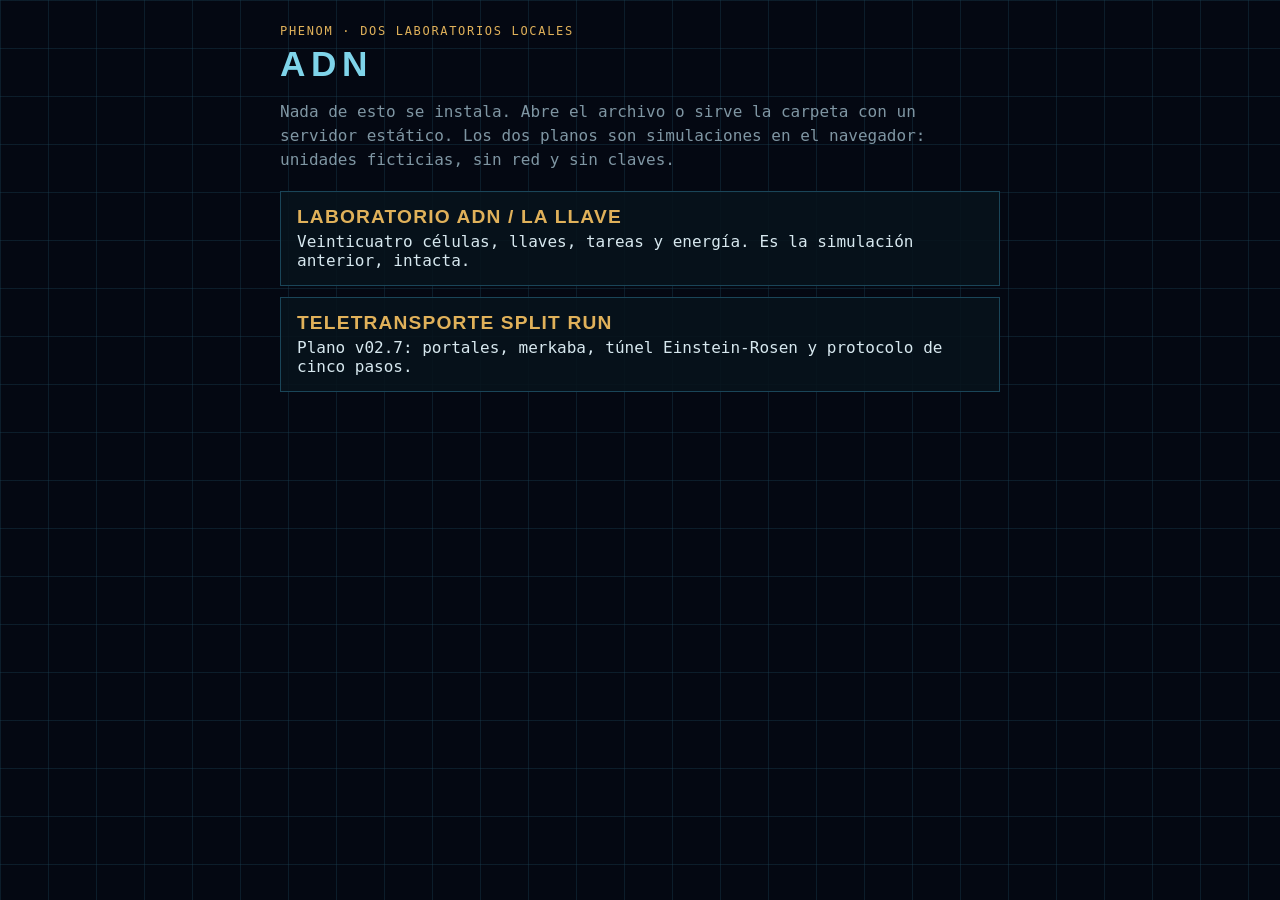
<file: index.html>
<!DOCTYPE html>
<html lang="es">
  <head>
    <meta charset="utf-8" />
    <meta name="viewport" content="width=device-width, initial-scale=1" />
    <title>Phenom ADN</title>
    <style>
      :root {
        color-scheme: dark;
        --bg: #040812;
        --ink: #d7e8ef;
        --muted: #7f96a3;
        --line: #1a4558;
        --cyan: #7fd4ea;
        --gold: #e0b15a;
      }
      body {
        margin: 0;
        min-height: 100dvh;
        background:
          linear-gradient(to right, rgb(26 69 88 / 35%) 1px, transparent 1px),
          linear-gradient(to bottom, rgb(26 69 88 / 35%) 1px, transparent 1px),
          var(--bg);
        background-size: 48px 48px, 48px 48px, auto;
        color: var(--ink);
        font-family: ui-monospace, "Segoe UI Mono", monospace;
      }
      main {
        width: min(720px, calc(100% - 1.5rem));
        margin: 0 auto;
        padding: 1.4rem 0 2rem;
      }
      p {
        color: var(--muted);
        line-height: 1.5;
      }
      h1 {
        margin: 0.2rem 0 0;
        color: var(--cyan);
        font-family: "Arial Narrow", "Segoe UI", sans-serif;
        font-size: 2.2rem;
        font-weight: 600;
        letter-spacing: 0.16em;
        text-transform: uppercase;
      }
      .kicker {
        margin: 0;
        color: var(--gold);
        letter-spacing: 0.14em;
        text-transform: uppercase;
        font-size: 0.75rem;
      }
      .labs {
        display: grid;
        gap: 0.7rem;
        margin-top: 1.2rem;
      }
      a.lab {
        display: block;
        padding: 0.9rem 1rem;
        border: 1px solid var(--line);
        background: rgb(7 19 28 / 88%);
        color: inherit;
        text-decoration: none;
      }
      a.lab strong {
        display: block;
        margin-bottom: 0.25rem;
        color: var(--gold);
        font-family: "Arial Narrow", "Segoe UI", sans-serif;
        font-size: 1.2rem;
        letter-spacing: 0.06em;
        text-transform: uppercase;
      }
      a.lab:focus-visible {
        outline: 1px solid var(--gold);
        outline-offset: 3px;
      }
    </style>
  </head>
  <body>
    <main>
      <p class="kicker">Phenom · dos laboratorios locales</p>
      <h1>ADN</h1>
      <p>
        Nada de esto se instala. Abre el archivo o sirve la carpeta con un servidor estático.
        Los dos planos son simulaciones en el navegador: unidades ficticias, sin red y sin claves.
      </p>
      <nav class="labs">
        <a class="lab" href="adn_datos_reales.html">
          <strong>Laboratorio ADN / La Llave</strong>
          Veinticuatro células, llaves, tareas y energía. Es la simulación anterior, intacta.
        </a>
        <a class="lab" href="teletransporte/index.html">
          <strong>Teletransporte Split Run</strong>
          Plano v02.7: portales, merkaba, túnel Einstein-Rosen y protocolo de cinco pasos.
        </a>
      </nav>
    </main>
  </body>
</html>
</file>
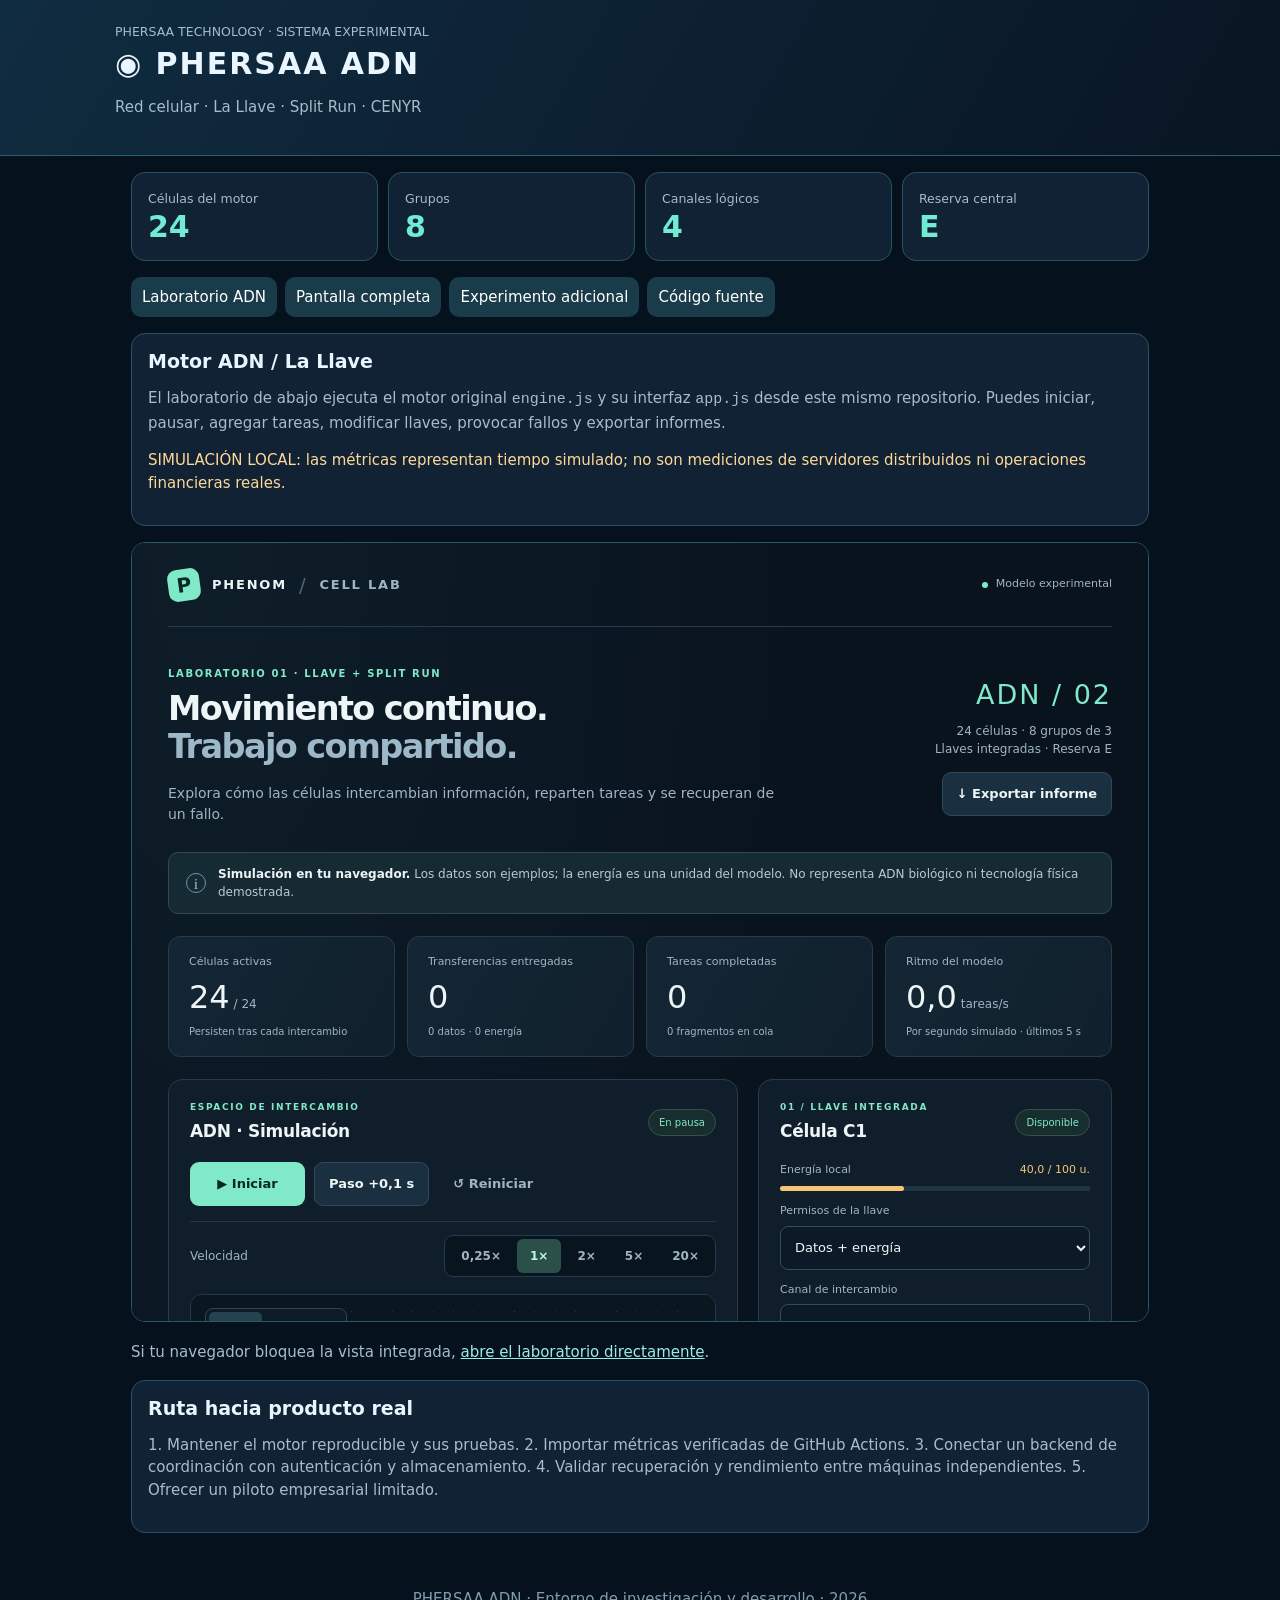
<file: phersaa-adn/index.html>
<!doctype html><html lang="es"><head><meta charset="utf-8"><meta name="viewport" content="width=device-width,initial-scale=1"><meta name="theme-color" content="#06111e"><title>PHERSAA ADN</title><style>*{box-sizing:border-box}body{margin:0;background:#06111e;color:#e9f6ff;font:15px system-ui}header{padding:22px 18px;background:linear-gradient(120deg,#102c40,#091523);border-bottom:1px solid #28606d}.wrap{max-width:1050px;margin:auto}h1{font-size:30px;letter-spacing:2px;margin:4px 0}small,p{color:#a5bdcc;line-height:1.5}main{padding:16px}.grid{display:grid;grid-template-columns:repeat(auto-fit,minmax(150px,1fr));gap:10px}.tile,.panel{background:#102234;border:1px solid #285366;border-radius:14px;padding:16px}.number{font-size:30px;color:#71ebd4;font-weight:800}nav{display:flex;flex-wrap:wrap;gap:8px;margin:16px 0}a{color:#9cece4}nav a{padding:11px;border-radius:10px;background:#193b4a;text-decoration:none;color:white}iframe{width:100%;height:780px;border:1px solid #2b5869;border-radius:14px;background:#040812}.panel{margin:16px 0}h2{margin:0 0 12px;font-size:19px}.note{color:#ffd899}footer{text-align:center;padding:25px;color:#819cad}@media(max-width:600px){iframe{height:850px}h1{font-size:26px}}</style></head><body><header><div class="wrap"><small>PHERSAA TECHNOLOGY · SISTEMA EXPERIMENTAL</small><h1>◉ PHERSAA ADN</h1><p>Red celular · La Llave · Split Run · CENYR</p></div></header><main class="wrap"><div class="grid"><div class="tile"><small>Células del motor</small><div class="number">24</div></div><div class="tile"><small>Grupos</small><div class="number">8</div></div><div class="tile"><small>Canales lógicos</small><div class="number">4</div></div><div class="tile"><small>Reserva central</small><div class="number">E</div></div></div><nav><a href="#lab">Laboratorio ADN</a><a href="../adn_datos_reales.html">Pantalla completa</a><a href="../teletransporte/index.html">Experimento adicional</a><a href="https://github.com/PherSAA/phenom-adn-simulacion">Código fuente</a></nav><section class="panel"><h2>Motor ADN / La Llave</h2><p>El laboratorio de abajo ejecuta el motor original <code>engine.js</code> y su interfaz <code>app.js</code> desde este mismo repositorio. Puedes iniciar, pausar, agregar tareas, modificar llaves, provocar fallos y exportar informes.</p><p class="note">SIMULACIÓN LOCAL: las métricas representan tiempo simulado; no son mediciones de servidores distribuidos ni operaciones financieras reales.</p></section><section id="lab"><iframe src="../adn_datos_reales.html" title="Laboratorio interactivo PHERSAA ADN" loading="eager"></iframe><p>Si tu navegador bloquea la vista integrada, <a href="../adn_datos_reales.html">abre el laboratorio directamente</a>.</p></section><section class="panel"><h2>Ruta hacia producto real</h2><p>1. Mantener el motor reproducible y sus pruebas. 2. Importar métricas verificadas de GitHub Actions. 3. Conectar un backend de coordinación con autenticación y almacenamiento. 4. Validar recuperación y rendimiento entre máquinas independientes. 5. Ofrecer un piloto empresarial limitado.</p></section></main><footer>PHERSAA ADN · Entorno de investigación y desarrollo · 2026</footer></body></html>
</file>
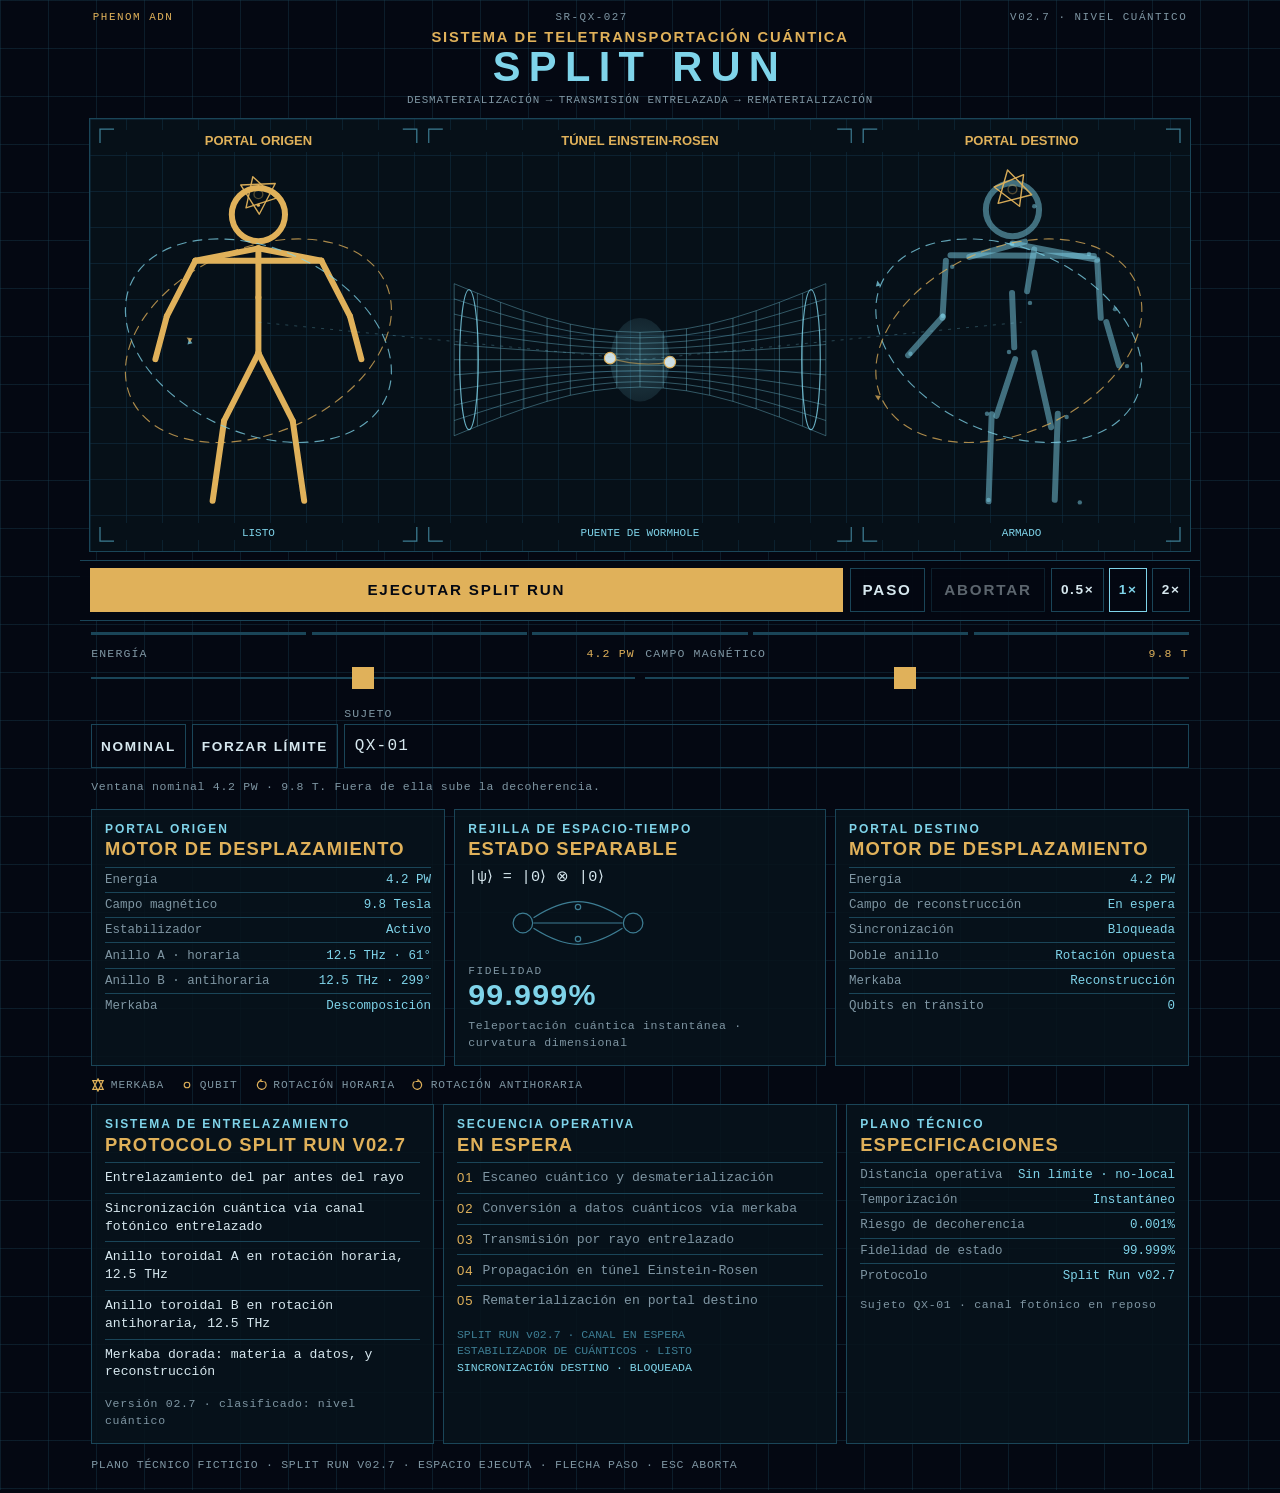
<file: teletransporte/index.html>
<!DOCTYPE html>
<html lang="es">
  <head>
    <meta charset="utf-8" />
    <meta name="viewport" content="width=device-width, initial-scale=1" />
    <title>Split Run · Teletransportación cuántica</title>
    <meta
      name="description"
      content="Plano técnico ficticio Split Run v02.7: portales, túnel Einstein-Rosen y protocolo de entrelazamiento. Se abre en el navegador, sin instalar nada."
    />
    <link rel="stylesheet" href="styles.css" />
  </head>
  <body>
    <main class="app" data-phase="idle">
      <header class="topbar">
        <div class="meta-row">
          <a href="../index.html">Phenom ADN</a>
          <span>SR-QX-027</span>
          <span>v02.7 · Nivel cuántico</span>
        </div>
        <p class="system-name">Sistema de teletransportación cuántica</p>
        <h1>Split Run</h1>
        <p class="flow" id="flow">
          <span class="flow-part"><span data-macro="0">Desmaterialización</span></span>
          <span class="flow-part"><span aria-hidden="true">→</span><span data-macro="1">Transmisión entrelazada</span></span>
          <span class="flow-part"><span aria-hidden="true">→</span><span data-macro="2">Rematerialización</span></span>
        </p>
      </header>

      <div class="schematic">
        <canvas id="plano" aria-hidden="true"></canvas>
      </div>
      <p class="sr-only" id="live" aria-live="polite">Canal en espera.</p>

      <div class="actions">
        <button id="run" type="button" class="btn primary">Ejecutar Split Run</button>
        <button id="step" type="button" class="btn">Paso</button>
        <button id="abort" type="button" class="btn" disabled>Abortar</button>
        <div class="rates" role="group" aria-label="Velocidad de la corrida">
          <button type="button" class="btn tiny" data-rate="0.5">0.5×</button>
          <button type="button" class="btn tiny" data-rate="1" aria-pressed="true">1×</button>
          <button type="button" class="btn tiny" data-rate="2">2×</button>
        </div>
      </div>

      <div class="below">
        <div class="segments" id="segments" aria-hidden="true">
          <span><i></i></span>
          <span><i></i></span>
          <span><i></i></span>
          <span><i></i></span>
          <span><i></i></span>
        </div>

        <section class="tune">
          <label class="slider">
            <span>Energía <output id="energy-out">4.2 PW</output></span>
            <input id="energy" type="range" min="0.4" max="8" step="0.1" value="4.2" aria-label="Energía del motor en petavatios" />
          </label>
          <label class="slider">
            <span>Campo magnético <output id="field-out">9.8 T</output></span>
            <input id="field" type="range" min="0.5" max="20" step="0.1" value="9.8" aria-label="Campo magnético del portal origen en teslas" />
          </label>
          <div class="presets">
            <button id="nominal" type="button" class="btn tiny">Nominal</button>
            <button id="limit" type="button" class="btn tiny">Forzar límite</button>
            <label class="subject">
              <span>Sujeto</span>
              <input id="subject" value="QX-01" maxlength="10" aria-label="Identificador del sujeto" autocomplete="off" />
            </label>
          </div>
          <p class="hint" id="hint">Ventana nominal 4.2 PW · 9.8 T. Fuera de ella sube la decoherencia.</p>
        </section>

        <section class="motors">
          <article class="plate motor">
            <p class="kicker">Portal origen</p>
            <h2>Motor de desplazamiento</h2>
            <dl>
              <div class="stat"><dt>Energía</dt><dd id="m-energy">4.2 PW</dd></div>
              <div class="stat"><dt>Campo magnético</dt><dd id="m-field">9.8 Tesla</dd></div>
              <div class="stat"><dt>Estabilizador</dt><dd id="m-stab">Nominal</dd></div>
              <div class="stat"><dt>Anillo A · horaria</dt><dd id="m-a">12.5 THz · 0°</dd></div>
              <div class="stat"><dt>Anillo B · antihoraria</dt><dd id="m-b">12.5 THz · 0°</dd></div>
              <div class="stat"><dt>Merkaba</dt><dd>Descomposición</dd></div>
            </dl>
          </article>

          <article class="plate motor state">
            <p class="kicker">Rejilla de espacio-tiempo</p>
            <h2 id="state-title">Estado separable</h2>
            <p class="formula" id="formula">|ψ⟩ = |0⟩ ⊗ |0⟩</p>
            <svg id="bell" class="bell" viewBox="0 0 180 72" role="img" aria-label="Diagrama de entrelazamiento cuántico">
              <circle cx="28" cy="36" r="11" />
              <circle cx="152" cy="36" r="11" />
              <path d="M40 36 H140" />
              <path d="M40 30 C78 6 102 6 140 30" />
              <path d="M40 42 C78 66 102 66 140 42" />
              <circle cx="90" cy="18" r="3" />
              <circle cx="90" cy="54" r="3" />
            </svg>
            <p class="fid" id="fidelity"><span>Fidelidad</span><strong>99.999%</strong></p>
            <p class="quiet">Teleportación cuántica instantánea · curvatura dimensional</p>
          </article>

          <article class="plate motor">
            <p class="kicker">Portal destino</p>
            <h2>Motor de desplazamiento</h2>
            <dl>
              <div class="stat"><dt>Energía</dt><dd id="d-energy">4.2 PW</dd></div>
              <div class="stat"><dt>Campo de reconstrucción</dt><dd id="d-recon">En espera</dd></div>
              <div class="stat"><dt>Sincronización</dt><dd id="d-sync">Bloqueada</dd></div>
              <div class="stat"><dt>Doble anillo</dt><dd>Rotación opuesta</dd></div>
              <div class="stat"><dt>Merkaba</dt><dd>Reconstrucción</dd></div>
              <div class="stat"><dt>Qubits en tránsito</dt><dd id="d-qubits">0</dd></div>
            </dl>
          </article>
        </section>

        <ul class="legend">
          <li>
            <svg viewBox="0 0 16 16" aria-hidden="true"><path d="M8 1 L14 13 H2 Z M8 15 L2 3 H14 Z" /></svg>
            Merkaba
          </li>
          <li>
            <svg viewBox="0 0 16 16" aria-hidden="true"><circle cx="8" cy="8" r="3.2" /></svg>
            Qubit
          </li>
          <li>
            <svg viewBox="0 0 16 16" aria-hidden="true"><path d="M12 4 A5 5 0 1 1 8 3" /><path d="M8 1 L8 4 L11 4" /></svg>
            Rotación horaria
          </li>
          <li>
            <svg viewBox="0 0 16 16" aria-hidden="true"><path d="M4 4 A5 5 0 1 0 8 3" /><path d="M8 1 L8 4 L5 4" /></svg>
            Rotación antihoraria
          </li>
        </ul>

        <section class="plates">
          <article class="plate plate-ent">
            <p class="kicker">Sistema de entrelazamiento</p>
            <h2>Protocolo Split Run v02.7</h2>
            <ul class="bullets">
              <li>Entrelazamiento del par antes del rayo</li>
              <li>Sincronización cuántica vía canal fotónico entrelazado</li>
              <li>Anillo toroidal A en rotación horaria, 12.5 THz</li>
              <li>Anillo toroidal B en rotación antihoraria, 12.5 THz</li>
              <li>Merkaba dorada: materia a datos, y reconstrucción</li>
            </ul>
            <p class="quiet">Versión 02.7 · clasificado: nivel cuántico</p>
          </article>

          <article class="plate plate-seq">
            <p class="kicker">Secuencia operativa</p>
            <h2 id="phase">En espera</h2>
            <ol class="steps" id="steps">
              <li><span>01</span><span>Escaneo cuántico y desmaterialización</span></li>
              <li><span>02</span><span>Conversión a datos cuánticos vía merkaba</span></li>
              <li><span>03</span><span>Transmisión por rayo entrelazado</span></li>
              <li><span>04</span><span>Propagación en túnel Einstein-Rosen</span></li>
              <li><span>05</span><span>Rematerialización en portal destino</span></li>
            </ol>
            <ul class="log" id="log">
              <li>SPLIT RUN v02.7 · CANAL EN ESPERA</li>
              <li>ESTABILIZADOR DE CUÁNTICOS · LISTO</li>
              <li>SINCRONIZACIÓN DESTINO · BLOQUEADA</li>
            </ul>
          </article>

          <article class="plate plate-spec">
            <p class="kicker">Plano técnico</p>
            <h2>Especificaciones</h2>
            <dl>
              <div class="stat"><dt>Distancia operativa</dt><dd>Sin límite · no-local</dd></div>
              <div class="stat"><dt>Temporización</dt><dd>Instantáneo</dd></div>
              <div class="stat"><dt>Riesgo de decoherencia</dt><dd id="spec-risk">0.001%</dd></div>
              <div class="stat"><dt>Fidelidad de estado</dt><dd id="spec-fid">99.999%</dd></div>
              <div class="stat"><dt>Protocolo</dt><dd>Split Run v02.7</dd></div>
            </dl>
            <p class="banner ok" id="banner-ok" hidden></p>
            <p class="banner" id="banner-bad" hidden></p>
            <p class="quiet" id="spec-subject">Sujeto QX-01 · canal fotónico en reposo</p>
          </article>
        </section>

        <p class="docline">Plano técnico ficticio · Split Run v02.7 · espacio ejecuta · flecha paso · esc aborta</p>
      </div>
    </main>
    <script src="draw.js"></script>
    <script src="app.js"></script>
  </body>
</html>
</file>
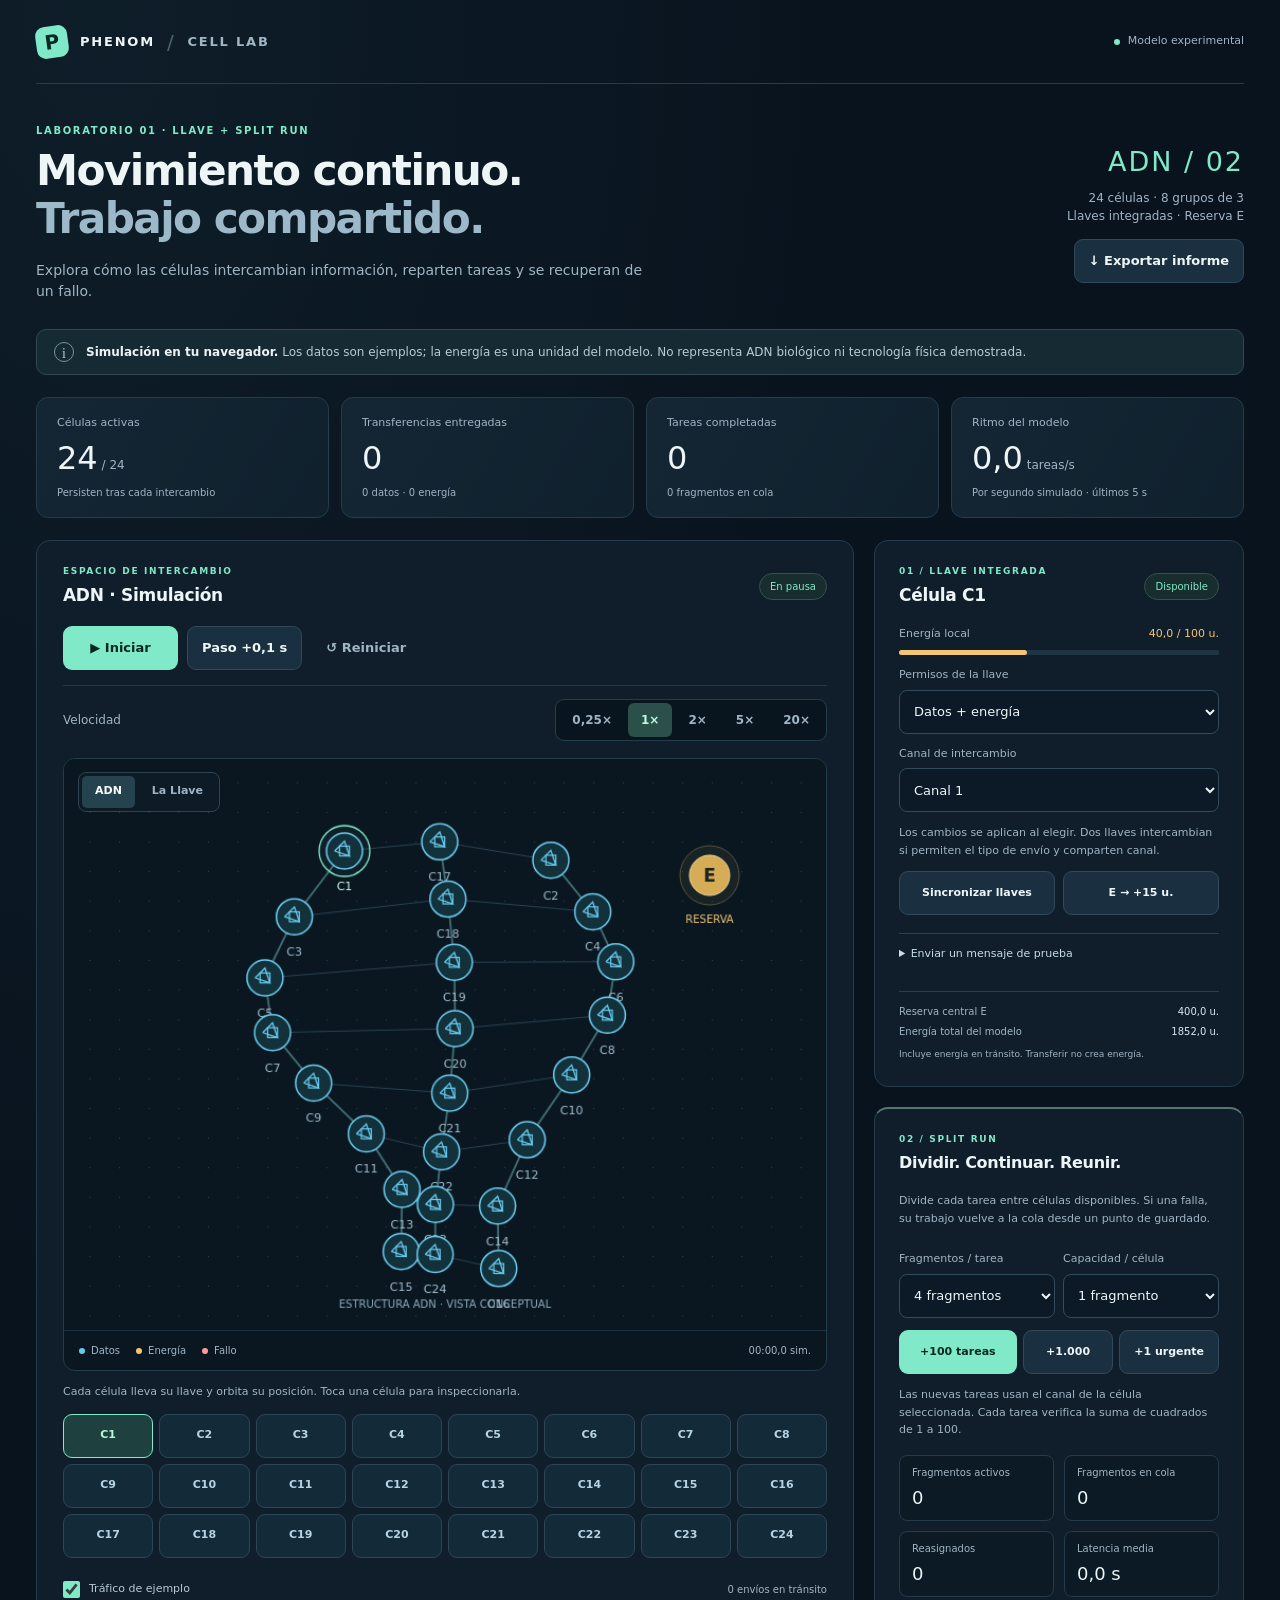
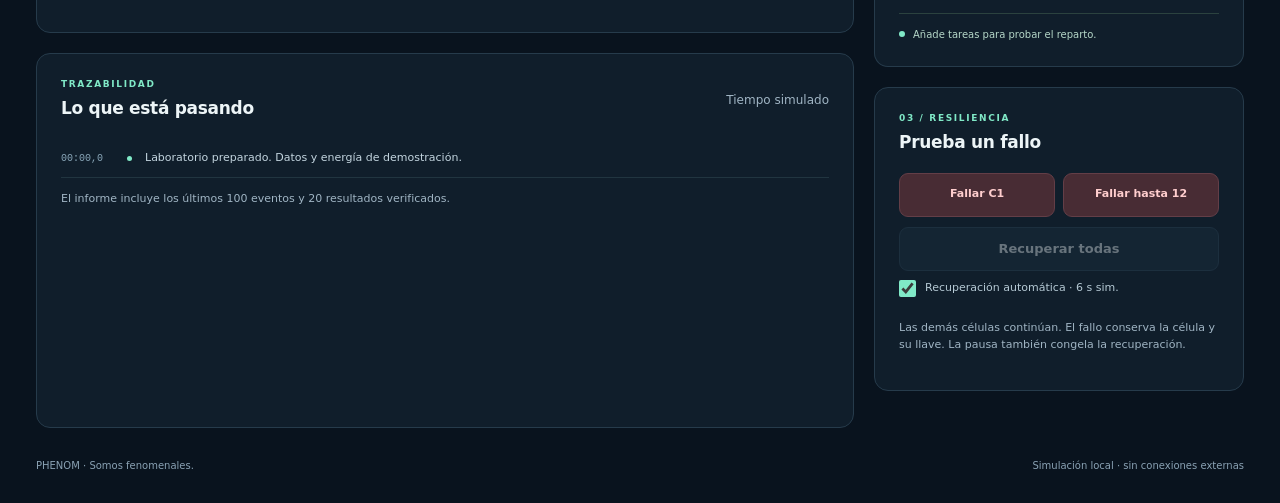
<file: adn_datos_reales.html>
<!DOCTYPE html>
<html lang="es">
<head>
  <meta charset="utf-8">
  <meta name="viewport" content="width=device-width,initial-scale=1">
  <meta name="theme-color" content="#09131e">
  <meta name="description" content="Laboratorio interactivo Phenom: simulación ADN, llaves integradas y tareas Split Run.">
  <title>Phenom · ADN / Split Run</title>
  <link rel="icon" href="data:image/svg+xml,%3Csvg xmlns='http://www.w3.org/2000/svg' viewBox='0 0 60 60'%3E%3Crect width='60' height='60' rx='16' fill='%2309131e'/%3E%3Cpath d='M10 30 30 10 42 42Z' fill='none' stroke='%2373e0c1' stroke-width='4'/%3E%3C/svg%3E">
  <link rel="stylesheet" href="styles.css">
  <script defer src="engine.js"></script>
  <script defer src="app.js"></script>
</head>
<body>
  <a href="#laboratorio" class="skip-link">Ir al laboratorio</a>
  <main>
    <header class="topbar">
      <a class="brand" href="./"><span class="brand-mark" aria-hidden="true">P</span> PHENOM <span class="brand-divider">/</span> <span class="muted">CELL LAB</span></a>
      <span class="experiment"><span class="dot"></span> Modelo experimental</span>
    </header>
    <section class="hero">
      <div><p class="eyebrow">LABORATORIO 01 · LLAVE + SPLIT RUN</p><h1>Movimiento continuo.<br><span>Trabajo compartido.</span></h1><p class="intro">Explora cómo las células intercambian información, reparten tareas y se recuperan de un fallo.</p></div>
      <div class="hero-aside"><div class="version">ADN / 02</div><p>24 células · 8 grupos de 3<br>Llaves integradas · Reserva E</p><button id="export" class="secondary">↓ Exportar informe</button></div>
    </section>
    <div class="notice"><span class="notice-icon" aria-hidden="true">i</span><p><strong>Simulación en tu navegador.</strong> Los datos son ejemplos; la energía es una unidad del modelo. No representa ADN biológico ni tecnología física demostrada.</p></div>
    <section class="metrics" aria-label="Métricas de la simulación">
      <div class="metric"><span>Células activas</span><strong><b id="active">24</b><small> / <span id="cell-total">24</span></small></strong><span class="metric-foot">Persisten tras cada intercambio</span></div>
      <div class="metric"><span>Transferencias entregadas</span><strong id="transfers">0</strong><span class="metric-foot" id="transfer-detail">0 datos · 0 energía</span></div>
      <div class="metric"><span>Tareas completadas</span><strong id="completed">0</strong><span class="metric-foot" id="task-detail">0 fragmentos en cola</span></div>
      <div class="metric"><span>Ritmo del modelo</span><strong><b id="rate">0,0</b><small> tareas/s</small></strong><span class="metric-foot">Por segundo simulado · últimos 5 s</span></div>
    </section>
    <section id="laboratorio" class="workspace">
      <div class="lab-column">
        <div class="panel simulation-panel">
          <div class="panel-title"><div><p class="eyebrow">ESPACIO DE INTERCAMBIO</p><h2>ADN · Simulación</h2></div><span id="status" class="status">En pausa</span></div>
          <div class="transport"><button id="play" class="primary">▶ Iniciar</button><button id="step" class="secondary">Paso +0,1 s</button><button id="reset" class="quiet">↺ Reiniciar</button></div>
          <div class="speed-row"><span>Velocidad</span><div class="segmented" role="group" aria-label="Velocidad de simulación"><button data-speed="0.25" aria-pressed="false">0,25×</button><button data-speed="1" aria-pressed="true">1×</button><button data-speed="2" aria-pressed="false">2×</button><button data-speed="5" aria-pressed="false">5×</button><button data-speed="20" aria-pressed="false">20×</button></div></div>
          <div class="canvas-wrap">
            <div class="view-tabs" role="group" aria-label="Vista de la simulación"><button data-view="adn" aria-pressed="true">ADN</button><button data-view="key" aria-pressed="false">La Llave</button></div>
            <canvas id="view" width="720" height="540" aria-label="Células con llave integrada, órbitas y transferencias. También puedes seleccionarlas con los botones bajo el gráfico.">Tu navegador necesita soporte para canvas. Los controles y las métricas permanecen disponibles.</canvas>
            <div class="canvas-footer"><span><span class="dot cyan"></span> Datos</span><span><span class="dot gold"></span> Energía</span><span><span class="dot red"></span> Fallo</span><span id="clock">00:00,0 sim.</span></div>
          </div>
          <p id="view-caption" class="caption">Cada célula lleva su llave y orbita su posición. Toca una célula para inspeccionarla.</p>
          <div class="cell-selector" id="cell-selector" role="group" aria-label="Seleccionar célula"></div>
          <div class="lab-options"><label class="check"><input id="traffic" type="checkbox" checked> Tráfico de ejemplo</label><span id="packet-count" class="muted">0 envíos en tránsito</span></div>
        </div>
        <div class="panel events-panel">
          <div class="panel-title"><div><p class="eyebrow">TRAZABILIDAD</p><h2>Lo que está pasando</h2></div><span class="muted small">Tiempo simulado</span></div>
          <ol id="events" class="events" aria-label="Últimos eventos"></ol>
          <p class="caption">El informe incluye los últimos 100 eventos y 20 resultados verificados.</p>
        </div>
      </div>
      <aside class="control-column">
        <section class="panel key-panel" aria-labelledby="key-title">
          <div class="panel-title"><div><p class="eyebrow">01 / LLAVE INTEGRADA</p><h2 id="key-title">Célula <span id="selected-name">C1</span></h2></div><span id="cell-state" class="tag">Disponible</span></div>
          <div class="energy-reading"><span>Energía local <b id="cell-energy">40,0 / 100 u.</b></span><progress id="energy-bar" max="100" value="40" aria-label="Energía de la célula"></progress></div>
          <label class="field">Permisos de la llave<select id="key-mode"><option value="both">Datos + energía</option><option value="data">Solo datos</option><option value="energy">Solo energía</option><option value="closed">Llave cerrada</option></select></label>
          <label class="field">Canal de intercambio<select id="key-channel"><option value="1">Canal 1</option><option value="2">Canal 2</option><option value="3">Canal 3</option><option value="4">Canal 4</option></select></label>
          <p class="hint">Los cambios se aplican al elegir. Dos llaves intercambian si permiten el tipo de envío y comparten canal.</p>
          <div class="two-buttons"><button id="sync" class="secondary">Sincronizar llaves</button><button id="support" class="secondary">E → +15 u.</button></div>
          <details class="details"><summary>Enviar un mensaje de prueba</summary><label class="field">Mensaje<input id="payload" type="text" maxlength="160" value="Phenom · conexión de prueba" autocomplete="off"></label><label class="field">Destino<select id="destination"></select></label><button id="send" class="secondary full">Enviar desde la célula seleccionada</button></details>
          <div class="energy-total"><span>Reserva central E <b id="reserve">400,0 u.</b></span><span>Energía total del modelo <b id="total-energy">—</b></span><small>Incluye energía en tránsito. Transferir no crea energía.</small></div>
        </section>
        <section class="panel split-panel" aria-labelledby="split-title">
          <div class="panel-title"><div><p class="eyebrow">02 / SPLIT RUN</p><h2 id="split-title">Dividir. Continuar. Reunir.</h2></div></div>
          <p class="hint">Divide cada tarea entre células disponibles. Si una falla, su trabajo vuelve a la cola desde un punto de guardado.</p>
          <div class="two-fields"><label class="field">Fragmentos / tarea<select id="parts"><option value="1">1 · sin división</option><option value="2">2 fragmentos</option><option value="4" selected>4 fragmentos</option></select></label><label class="field">Capacidad / célula<select id="capacity"><option value="1">1 fragmento</option><option value="2">2 simultáneos</option><option value="4">4 simultáneos</option></select></label></div>
          <div class="task-buttons"><button id="add-small" class="primary">+100 tareas</button><button id="add-large" class="secondary">+1.000</button><button id="add-urgent" class="secondary">+1 urgente</button></div>
          <p class="hint">Las nuevas tareas usan el canal de la célula seleccionada. Cada tarea verifica la suma de cuadrados de 1 a 100.</p>
          <dl class="split-stats"><div><dt>Fragmentos activos</dt><dd id="running">0</dd></div><div><dt>Fragmentos en cola</dt><dd id="queued">0</dd></div><div><dt>Reasignados</dt><dd id="reassigned">0</dd></div><div><dt>Latencia media</dt><dd id="latency">0,0 s</dd></div></dl>
          <p id="queue-note" class="queue-note" hidden></p>
          <div class="result-line"><span class="dot"></span><span id="result">Añade tareas para probar el reparto.</span></div>
        </section>
        <section class="panel" aria-labelledby="fault-title">
          <div class="panel-title"><div><p class="eyebrow">03 / RESILIENCIA</p><h2 id="fault-title">Prueba un fallo</h2></div></div>
          <div class="two-buttons"><button id="fail-selected" class="danger">Fallar C1</button><button id="fail-half" class="danger">Fallar hasta 12</button></div>
          <button id="recover" class="secondary full">Recuperar todas</button>
          <label class="check"><input id="auto-recovery" type="checkbox" checked> Recuperación automática · 6 s sim.</label>
          <p class="hint">Las demás células continúan. El fallo conserva la célula y su llave. La pausa también congela la recuperación.</p>
        </section>
      </aside>
    </section>
    <footer><span>PHENOM · Somos fenomenales.</span><span>Simulación local · sin conexiones externas</span></footer>
  </main>
  <div id="announcement" class="toast" role="status" aria-live="polite"></div>
  <dialog id="reset-dialog"><h2>¿Reiniciar el laboratorio?</h2><p>Se borrarán las tareas, métricas y cambios de llaves de esta sesión. Puedes exportar el informe antes.</p><form method="dialog"><button value="cancel" class="secondary">Cancelar</button><button value="reset" class="primary">Reiniciar</button></form></dialog>
  <noscript><p class="notice">Activa JavaScript para utilizar la simulación.</p></noscript>
</body>
</html>
</file>
<file: teletransporte/styles.css>
:root {
  --color-bg: #040812;
  --color-bg-raise: #07131c;
  --color-line: #1a4558;
  --color-cyan: #7fd4ea;
  --color-cyan-dim: #3d7d93;
  --color-gold: #e0b15a;
  --color-ink: #d7e8ef;
  --color-muted: #7f96a3;
  --font-display: "Arial Narrow", "Roboto Condensed", "Segoe UI", sans-serif;
  --font-mono: ui-monospace, "Cascadia Mono", "Segoe UI Mono", monospace;
}

html,
body {
  height: 100%;
}

body {
  margin: 0;
  background-color: var(--color-bg);
  background-image:
    linear-gradient(to right, rgb(26 69 88 / 35%) 1px, transparent 1px),
    linear-gradient(to bottom, rgb(26 69 88 / 35%) 1px, transparent 1px);
  background-size: 48px 48px;
  color: var(--color-ink);
  font-family: var(--font-mono);
  overflow-x: clip;
}

button:not(:disabled) {
  cursor: pointer;
}

:focus-visible {
  outline: 1px solid var(--color-gold);
  outline-offset: 2px;
}

.app {
  width: min(1120px, 100%);
  margin: 0 auto;
  min-height: 100dvh;
  color: var(--color-ink);
}

.topbar {
  padding: 0.7rem 0.8rem 0.35rem;
  text-align: center;
}

.meta-row {
  display: flex;
  justify-content: space-between;
  gap: 0.75rem;
  color: var(--color-muted);
  font-size: 0.68rem;
  letter-spacing: 0.14em;
  text-transform: uppercase;
}

.meta-row a {
  color: var(--color-gold);
  text-decoration: none;
}

.system-name {
  margin: 0.35rem 0 0;
  color: var(--color-gold);
  font-family: var(--font-display);
  font-weight: 600;
  font-size: 0.92rem;
  letter-spacing: 0.12em;
  line-height: 1.2;
  text-transform: uppercase;
}

.topbar h1 {
  margin: 0;
  color: var(--color-cyan);
  font-family: var(--font-display);
  font-weight: 600;
  font-size: 2.15rem;
  letter-spacing: 0.2em;
  line-height: 1;
  text-transform: uppercase;
}

.flow {
  display: flex;
  flex-wrap: wrap;
  justify-content: center;
  gap: 0.2rem 0.35rem;
  margin: 0.35rem 0 0;
  color: var(--color-muted);
  font-size: 0.68rem;
  letter-spacing: 0.08em;
  text-transform: uppercase;
}

.flow-part {
  display: inline-flex;
  align-items: center;
  gap: 0.35rem;
}

.flow .on {
  color: var(--color-cyan);
}

.schematic {
  margin: 0.45rem 0.55rem 0;
  border: 1px solid var(--color-line);
  background: #061018;
  box-shadow: inset 0 0 0 1px rgb(224 177 90 / 28%);
}

.schematic canvas {
  display: block;
  width: 100%;
  height: calc(100dvh - 248px);
  min-height: 340px;
  max-height: 560px;
}

.actions {
  position: sticky;
  bottom: 0;
  z-index: 3;
  display: flex;
  flex-wrap: wrap;
  gap: 0.4rem;
  align-items: center;
  margin-top: 0.45rem;
  padding: 0.45rem 0.6rem calc(0.5rem + env(safe-area-inset-bottom));
  border-top: 1px solid var(--color-line);
  border-bottom: 1px solid var(--color-line);
  background: rgb(4 8 18 / 94%);
}

.btn {
  min-height: 44px;
  padding: 0.4rem 0.75rem;
  border: 1px solid var(--color-line);
  background: transparent;
  color: var(--color-ink);
  font-family: var(--font-display);
  font-weight: 600;
  font-size: 0.95rem;
  letter-spacing: 0.12em;
  text-transform: uppercase;
}

.btn.primary {
  flex: 1 1 180px;
  border-color: var(--color-gold);
  background: var(--color-gold);
  color: var(--color-bg);
}

.btn.tiny {
  min-height: 44px;
  padding: 0.35rem 0.55rem;
  font-size: 0.85rem;
}

.btn:disabled {
  opacity: 0.42;
  cursor: default;
}

.btn[aria-pressed="true"] {
  border-color: var(--color-cyan);
  color: var(--color-cyan);
}

.rates {
  display: flex;
  gap: 0.3rem;
}

.below {
  padding: 0.7rem 0.7rem 1rem;
}

.segments {
  display: grid;
  grid-template-columns: repeat(5, 1fr);
  gap: 0.35rem;
  margin-bottom: 0.75rem;
}

.segments span {
  display: block;
  height: 3px;
  background: var(--color-line);
}

.segments i {
  display: block;
  height: 100%;
  width: 0;
  background: var(--color-cyan);
}

.tune {
  display: grid;
  gap: 0.65rem;
  margin-bottom: 0.85rem;
}

.slider span,
.subject span {
  display: flex;
  justify-content: space-between;
  gap: 0.5rem;
  margin-bottom: 0.25rem;
  color: var(--color-muted);
  font-size: 0.72rem;
  letter-spacing: 0.1em;
  text-transform: uppercase;
}

.slider output {
  color: var(--color-gold);
}

.slider input[type="range"] {
  width: 100%;
  height: 28px;
  margin: 0;
  appearance: none;
  background: transparent;
}

.slider input[type="range"]::-webkit-slider-runnable-track {
  height: 2px;
  background: var(--color-line);
}

.slider input[type="range"]::-webkit-slider-thumb {
  width: 22px;
  height: 22px;
  margin-top: -10px;
  appearance: none;
  border: 0;
  background: var(--color-gold);
}

.slider input[type="range"]::-moz-range-track {
  height: 2px;
  background: var(--color-line);
}

.slider input[type="range"]::-moz-range-thumb {
  width: 22px;
  height: 22px;
  border: 0;
  background: var(--color-gold);
}

.presets {
  display: flex;
  flex-wrap: wrap;
  gap: 0.4rem;
  align-items: end;
}

.subject {
  flex: 1 1 120px;
}

.subject input {
  width: 100%;
  min-height: 44px;
  padding: 0 0.6rem;
  border: 1px solid var(--color-line);
  background: transparent;
  color: var(--color-ink);
  font-family: var(--font-mono);
  font-size: 1rem;
  letter-spacing: 0.08em;
  text-transform: uppercase;
  box-sizing: border-box;
}

.hint,
.quiet,
.docline {
  margin: 0;
  color: var(--color-muted);
  font-size: 0.72rem;
  letter-spacing: 0.06em;
  line-height: 1.45;
}

.motors,
.plates {
  display: grid;
  gap: 0.6rem;
}

.plate {
  min-width: 0;
  padding: 0.75rem 0.8rem 0.85rem;
  border: 1px solid var(--color-line);
  background: rgb(7 19 28 / 88%);
}

.kicker {
  margin: 0;
  color: var(--color-cyan);
  font-family: var(--font-display);
  font-size: 0.75rem;
  font-weight: 600;
  letter-spacing: 0.16em;
  text-transform: uppercase;
}

.plate h2 {
  margin: 0.15rem 0 0.45rem;
  color: var(--color-gold);
  font-family: var(--font-display);
  font-size: 1.15rem;
  font-weight: 600;
  letter-spacing: 0.06em;
  line-height: 1.15;
  text-transform: uppercase;
}

.plate dl {
  margin: 0;
}

.stat {
  display: flex;
  justify-content: space-between;
  gap: 0.75rem;
  padding: 0.32rem 0;
  border-top: 1px solid var(--color-line);
  font-size: 0.78rem;
}

.stat dt {
  color: var(--color-muted);
}

.stat dd {
  margin: 0;
  color: var(--color-cyan);
  text-align: right;
}

.formula {
  margin: 0.2rem 0 0.35rem;
  font-size: 0.95rem;
  letter-spacing: 0.02em;
}

.fid {
  margin: 0.35rem 0 0.2rem;
}

.fid span {
  color: var(--color-muted);
  font-size: 0.7rem;
  letter-spacing: 0.14em;
  text-transform: uppercase;
}

.fid strong {
  display: block;
  color: var(--color-cyan);
  font-family: var(--font-display);
  font-size: 1.9rem;
  font-weight: 600;
  letter-spacing: 0.04em;
  line-height: 1;
}

.fid.warn strong {
  color: var(--color-gold);
}

.bell {
  display: block;
  width: min(100%, 220px);
  height: 64px;
  margin: 0.2rem 0;
  fill: none;
  stroke: var(--color-cyan-dim);
  stroke-width: 1.4;
}

.bell.live {
  stroke: var(--color-cyan);
  animation: entangled 1.8s ease-in-out infinite;
}

@keyframes entangled {
  50% {
    opacity: 0.45;
  }
}

.legend {
  display: flex;
  flex-wrap: wrap;
  gap: 0.55rem 1rem;
  margin: 0.75rem 0;
  padding: 0;
  color: var(--color-muted);
  font-size: 0.7rem;
  letter-spacing: 0.08em;
  list-style: none;
  text-transform: uppercase;
}

.legend li {
  display: inline-flex;
  align-items: center;
  gap: 0.35rem;
}

.legend svg {
  width: 14px;
  height: 14px;
  fill: none;
  stroke: var(--color-gold);
  stroke-width: 1.3;
}

.bullets,
.steps,
.log {
  margin: 0;
  padding: 0;
  list-style: none;
}

.bullets li,
.steps li {
  padding: 0.38rem 0;
  border-top: 1px solid var(--color-line);
  color: var(--color-ink);
  font-size: 0.82rem;
  line-height: 1.35;
}

.steps li {
  display: grid;
  grid-template-columns: auto 1fr;
  gap: 0.55rem;
  color: var(--color-muted);
}

.steps li span:first-child {
  color: var(--color-gold);
  font-family: var(--font-display);
  letter-spacing: 0.08em;
}

.steps li.on {
  color: var(--color-ink);
}

.steps li.done {
  color: var(--color-cyan);
}

.log {
  margin-top: 0.65rem;
}

.log li {
  color: var(--color-cyan-dim);
  font-size: 0.72rem;
  line-height: 1.45;
}

.log li:last-child {
  color: var(--color-cyan);
}

.banner {
  margin: 0.7rem 0 0.35rem;
  padding: 0.5rem 0.6rem;
  border: 1px solid var(--color-gold);
  color: var(--color-gold);
  font-family: var(--font-display);
  font-size: 0.95rem;
  letter-spacing: 0.08em;
  text-transform: uppercase;
}

.banner.ok {
  border-color: var(--color-cyan);
  color: var(--color-cyan);
}

.banner[hidden] {
  display: none;
}

.plate .quiet {
  margin-top: 0.55rem;
}

.docline {
  margin-top: 0.85rem;
  text-transform: uppercase;
}

.sr-only {
  position: absolute;
  width: 1px;
  height: 1px;
  padding: 0;
  margin: -1px;
  overflow: hidden;
  clip: rect(0, 0, 0, 0);
  white-space: nowrap;
  border: 0;
}

@media (min-width: 800px) {
  .tune {
    grid-template-columns: 1fr 1fr;
  }

  .hint,
  .presets {
    grid-column: 1 / -1;
  }

  .motors {
    grid-template-columns: 1fr 1.05fr 1fr;
  }
}

@media (min-width: 900px) {
  .topbar h1 {
    font-size: 2.6rem;
  }

  .schematic canvas {
    height: min(48dvh, 520px);
    min-height: 380px;
  }

  .plates {
    grid-template-columns: 1fr 1.15fr 1fr;
  }
}

@media (max-width: 899px) {
  .plate-seq {
    order: 1;
  }

  .plate-ent {
    order: 2;
  }

  .plate-spec {
    order: 3;
  }
}

@media (prefers-reduced-motion: reduce) {
  .bell.live {
    animation: none;
  }
}
</file>
<file: styles.css>
:root{color-scheme:dark;--bg:#09131e;--panel:#101e2b;--panel-2:#122331;--border:#263b4b;--text:#edf5f7;--muted:#a0b5c4;--accent:#80e9c7;--cyan:#68c9ed;--gold:#f3c574;--red:#ff9c9c;font-family:Inter,ui-sans-serif,system-ui,-apple-system,BlinkMacSystemFont,"Segoe UI",sans-serif}
*{box-sizing:border-box}body{margin:0;background:radial-gradient(ellipse at 8% 0%,#17323e55,transparent 45%),var(--bg);color:var(--text);font-size:14px;line-height:1.5}button,input,select{font:inherit}button,a,input,select,summary{-webkit-tap-highlight-color:transparent}button{cursor:pointer;min-height:44px;border:1px solid transparent;border-radius:9px;padding:10px 14px;font-size:13px;font-weight:650;transition:background .15s,border-color .15s}button:disabled{opacity:.4;cursor:default}button:focus-visible,a:focus-visible,select:focus-visible,input:focus-visible,summary:focus-visible{outline:2px solid var(--accent);outline-offset:3px}button:hover:not(:disabled){filter:brightness(1.12)}button.primary{background:var(--accent);color:#08271f}button.secondary{background:#1a3040;color:var(--text);border-color:#30495b}button.quiet{background:transparent;color:var(--muted)}button.danger{background:#482c34;color:#ffcece;border-color:#633e47}.full{width:100%;margin-top:10px}.muted{color:var(--muted)}.small{font-size:12px}main{max-width:1420px;margin:0 auto;padding:0 36px}.topbar{display:flex;align-items:center;justify-content:space-between;gap:16px;min-height:84px;border-bottom:1px solid var(--border)}.brand{display:flex;align-items:center;gap:12px;text-decoration:none;color:var(--text);font-size:13px;font-weight:750;letter-spacing:1.8px}.brand-mark{display:grid;place-items:center;background:var(--accent);color:#082a22;font-size:20px;width:32px;height:32px;border-radius:9px;letter-spacing:0;transform:rotate(-8deg)}.brand-divider{color:#4a6677;font-size:20px;font-weight:400}.experiment{font-size:11px;color:var(--muted);display:flex;align-items:center;gap:8px;white-space:nowrap}.dot{width:6px;height:6px;display:inline-block;background:var(--accent);border-radius:50%;flex-shrink:0}.cyan{background:var(--cyan)}.gold{background:var(--gold)}.red{background:var(--red)}.hero{display:flex;justify-content:space-between;gap:28px;padding:39px 0 27px;align-items:center}.eyebrow{font-size:10px;font-weight:700;color:var(--accent);letter-spacing:1.65px;margin:0 0 9px}h1{font-size:clamp(30px,3.3vw,48px);line-height:1.14;letter-spacing:-1.6px;margin:0}h1 span{color:#9db8c8}.intro{color:var(--muted);max-width:620px;margin:17px 0 0;font-size:14px}.hero-aside{min-width:180px;text-align:right}.version{font-size:27px;color:var(--accent);font-weight:300;letter-spacing:2px}.hero-aside p{color:var(--muted);font-size:12px;margin:6px 0 14px}.notice{display:flex;align-items:center;gap:12px;background:#162a34;border:1px solid #304953;padding:12px 17px;border-radius:10px;color:#b7cbd5}.notice p{margin:0;font-size:12px}.notice strong{color:#ecf4f5}.notice-icon{border:1px solid #6d96a2;border-radius:50%;width:20px;height:20px;display:grid;place-items:center;flex-shrink:0;font-family:Georgia,serif}.metrics{display:grid;grid-template-columns:repeat(4,1fr);margin:22px 0;gap:12px}.metric{border:1px solid var(--border);background:linear-gradient(120deg,#142634,#10202d);border-radius:12px;padding:17px 20px;min-width:0}.metric>span{display:block;font-size:11px;color:var(--muted)}.metric>strong{display:block;font-size:32px;font-weight:500;line-height:1.4;margin:4px 0}.metric b{font-weight:500}.metric small{font-size:12px;color:var(--muted);font-weight:400}.metric .metric-foot{font-size:10px}.workspace{display:grid;grid-template-columns:minmax(0,1fr) 354px;gap:20px;align-items:start}.lab-column,.control-column{display:flex;flex-direction:column;gap:20px;min-width:0}.panel{border:1px solid var(--border);border-radius:14px;padding:21px;background:var(--panel);overflow:hidden}.panel-title{display:flex;align-items:center;justify-content:space-between;gap:12px;margin-bottom:17px}.panel-title .eyebrow{font-size:9px;margin-bottom:5px}h2{margin:0;font-size:17px;font-weight:600;letter-spacing:-.3px}.status,.tag{font-size:10px;white-space:nowrap;padding:5px 10px;border:1px solid #365249;border-radius:30px;background:#182d2d;color:var(--accent)}.status.running{background:#204939}.tag.failed{background:#422b35;color:#ffc3c3;border-color:#70454e}.transport{display:flex;gap:9px;flex-wrap:wrap;margin-bottom:15px}.transport .primary{min-width:115px}.speed-row{display:flex;align-items:center;justify-content:space-between;gap:14px;border-top:1px solid #233744;padding:13px 0 17px}.speed-row>span{font-size:12px;color:var(--muted)}.segmented{display:flex;gap:3px;padding:3px;background:#08151e;border:1px solid #233d4b;border-radius:9px}.segmented button{border:0;background:transparent;color:var(--muted);padding:5px 13px;min-height:34px;font-size:12px;border-radius:6px}.segmented button[aria-pressed=true]{background:#2b504a;color:#b9fce0}.canvas-wrap{position:relative;border:1px solid #233c4c;border-radius:12px;background:#0a1721;overflow:hidden}.view-tabs{position:absolute;top:13px;left:14px;display:flex;gap:4px;z-index:1;border:1px solid #304453;border-radius:8px;padding:3px;background:#0d1b27}.view-tabs button{min-height:32px;font-size:11px;padding:5px 13px;color:var(--muted);background:transparent;border:0;border-radius:5px}.view-tabs button[aria-pressed=true]{background:#25424f;color:#fff}canvas{display:block;width:100%;height:auto;aspect-ratio:4/3;touch-action:pan-y}.canvas-footer{display:flex;align-items:center;gap:16px;min-height:40px;padding:8px 15px;font-size:10px;color:var(--muted);border-top:1px solid #1d3341}.canvas-footer>span{display:flex;gap:6px;align-items:center}.canvas-footer #clock{margin-left:auto;font-variant-numeric:tabular-nums}.caption{font-size:11px;color:var(--muted);margin:13px 0}.cell-selector{display:grid;grid-template-columns:repeat(8,1fr);gap:6px}.cell-selector button{min-width:0;padding:5px 2px;font-size:11px;background:#132a39;border:1px solid #2c4657;color:#b5d4e5;font-variant-numeric:tabular-nums}.cell-selector button[aria-pressed=true]{border-color:var(--accent);background:#1e403e;color:#b7f7dd}.cell-selector button[data-state=failed]{color:#ffb6b6;background:#402a34;border-color:#734752}.cell-selector button[data-state=closed]{color:#b1b7c4;background:#242e3c}.lab-options{display:flex;justify-content:space-between;gap:12px;align-items:center;margin-top:14px;font-size:10px}.check{display:flex;align-items:center;gap:9px;color:#b5c9d4;font-size:11px;min-height:36px;cursor:pointer}.check input{accent-color:var(--accent);width:17px;height:17px;margin:0}.field{display:flex;flex-direction:column;font-size:11px;color:var(--muted);gap:6px;margin:12px 0}select,input[type=text]{border:1px solid #334c5c;background:#0b1a26;color:var(--text);border-radius:8px;min-height:44px;width:100%;min-width:0;padding:8px 10px;font-size:13px}.hint{font-size:11px;line-height:1.6;color:var(--muted);margin:12px 0}.two-buttons,.two-fields{display:grid;grid-template-columns:1fr 1fr;gap:8px}.two-buttons button{font-size:11px;padding:9px 6px}.energy-reading>span{display:flex;justify-content:space-between;font-size:11px;color:var(--muted);margin-bottom:8px}.energy-reading b{color:var(--gold);font-weight:500}progress{width:100%;height:5px;border:0;border-radius:10px;background:#203544;display:block;accent-color:var(--gold)}progress::-webkit-progress-bar{background:#203544;border-radius:10px}progress::-webkit-progress-value{background:var(--gold);border-radius:10px}progress::-moz-progress-bar{background:var(--gold);border-radius:10px}.details{border-top:1px solid #29404d;margin-top:18px;padding-top:12px}.details summary{cursor:pointer;font-size:11px;color:#c5dce9;min-height:30px}.energy-total{margin-top:15px;border-top:1px solid #29404d;padding-top:12px;display:flex;flex-direction:column;gap:5px}.energy-total>span{display:flex;justify-content:space-between;gap:8px;font-size:10px;color:var(--muted)}.energy-total b{color:#d7e7ef;font-weight:500}.energy-total small{font-size:9px;color:var(--muted);margin-top:4px}.split-panel{border-top:2px solid #54766d}.split-panel h2{font-size:16px}.task-buttons{display:grid;grid-template-columns:1.3fr 1fr 1.1fr;gap:6px}.task-buttons button{font-size:11px;padding:9px 4px}.split-stats{display:grid;grid-template-columns:1fr 1fr;gap:10px;margin:16px 0}.split-stats>div{background:#0c1a25;border:1px solid #263b49;padding:9px 12px;border-radius:8px}.split-stats dt{font-size:10px;color:var(--muted)}.split-stats dd{margin:4px 0 0;font-size:18px}.result-line{display:flex;align-items:center;gap:8px;font-size:10px;color:#b6d8c9;border-top:1px solid #2b423f;padding-top:13px}.queue-note{font-size:11px;color:#f8d99c;padding:10px;background:#392f22;border-radius:7px}.events{list-style:none;padding:0;margin:0;max-height:350px;overflow:auto}.events li{display:grid;grid-template-columns:55px 7px minmax(0,1fr);gap:11px;align-items:baseline;border-bottom:1px solid #213540;padding:11px 0;font-size:11px;overflow-wrap:anywhere}.events time{color:#89a6b8;font:10px ui-monospace,monospace}.events .event-dot{width:5px;height:5px;border-radius:50%;background:var(--accent)}.events li[data-type=fault] .event-dot,.events li[data-type=cancel] .event-dot,.events li[data-type=blocked] .event-dot{background:var(--red)}.events li[data-type=transfer] .event-dot{background:var(--cyan)}.events li>span:last-child{color:#c3d5df}footer{display:flex;justify-content:space-between;gap:15px;padding:30px 0;color:#8aa2b4;font-size:10px}.toast{position:fixed;bottom:24px;left:50%;transform:translate(-50%,15px);width:max-content;max-width:calc(100% - 32px);border:1px solid #55776e;border-radius:10px;background:#1c3935;color:#e6fff5;padding:12px 20px;box-shadow:0 12px 40px #0008;font-size:12px;z-index:10;opacity:0;pointer-events:none;transition:opacity .2s,transform .2s}.toast.visible{opacity:1;transform:translate(-50%,0)}dialog{color:var(--text);background:var(--panel);border:1px solid #416577;border-radius:16px;padding:26px;max-width:min(440px,calc(100% - 30px))}dialog::backdrop{background:#02090ed0}dialog p{color:var(--muted);font-size:13px}dialog form{display:flex;justify-content:flex-end;gap:9px;margin-top:22px}.skip-link{position:fixed;top:-70px;left:10px;padding:10px;background:var(--accent);color:#05271a;z-index:20}.skip-link:focus{top:10px}
@media(min-width:1200px){.workspace{grid-template-columns:minmax(0,1fr) 370px}.panel{padding:24px}.simulation-panel{padding:24px 26px}.events-panel{min-height:375px}}
@media(max-width:1000px){main{padding:0 22px}.workspace{grid-template-columns:minmax(0,1fr) 320px;gap:14px}.panel{padding:16px}.hero{padding-top:28px}.metric{padding:15px 12px}.metric .metric-foot{font-size:9px}.cell-selector{grid-template-columns:repeat(4,1fr)}.speed-row{flex-wrap:wrap;gap:8px}.segmented{flex:1;justify-content:space-between}.segmented button{padding:6px 10px}.canvas-footer{gap:9px;padding:8px;font-size:9px}.lab-options{align-items:start;flex-direction:column;gap:0}}
@media(max-width:760px){main{padding:0 16px}.topbar{min-height:69px}.brand{font-size:11px;gap:9px;letter-spacing:1px}.brand-mark{width:27px;height:27px;font-size:17px}.experiment{font-size:0;gap:0}.experiment .dot{width:8px;height:8px}.hero{gap:16px;padding:27px 0 22px;align-items:flex-start}.hero-aside{min-width:0}.version,.hero-aside p{display:none}.hero-aside button{font-size:0;padding:10px;min-width:44px}.hero-aside button::before{content:'↓';font-size:19px}h1{font-size:33px;letter-spacing:-1.1px}.eyebrow{font-size:9px}.intro{font-size:12px;line-height:1.7}.notice{padding:11px;gap:9px;align-items:flex-start}.notice p{font-size:10px;line-height:1.6}.notice-icon{margin-top:2px;width:17px;height:17px;font-size:11px}.metrics{grid-template-columns:1fr 1fr;gap:9px;margin:17px 0}.metric{padding:13px}.metric>strong{font-size:29px;margin:2px 0}.metric>span{font-size:10px}.metric .metric-foot{font-size:9px}.workspace{display:flex;flex-direction:column;gap:14px}.lab-column,.control-column{display:contents}.simulation-panel{order:0;width:100%}.key-panel{order:1;width:100%}.split-panel{order:2;width:100%}.control-column>.panel:last-child{order:3;width:100%}.events-panel{order:4;width:100%}.panel{padding:17px;border-radius:12px}.panel-title{margin-bottom:14px}.transport{gap:6px}.transport button{font-size:11px;padding:9px 10px}.transport .primary{min-width:106px}.speed-row{flex-wrap:nowrap;padding-bottom:13px}.speed-row>span{font-size:11px}.segmented button{padding:6px 7px;min-height:38px}.view-tabs{top:8px;left:8px}.view-tabs button{font-size:10px;min-height:29px;padding:4px 9px}.view-tabs{padding:2px}.canvas-footer{gap:10px;padding:9px;font-size:9px}.canvas-footer #clock{font-size:9px}.caption{font-size:10px}.cell-selector{grid-template-columns:repeat(8,1fr);gap:4px}.cell-selector button{font-size:10px;min-height:44px}.lab-options{flex-direction:row;align-items:center;font-size:10px;gap:10px}.two-buttons button{font-size:12px}.hint,.check,.field,.details summary{font-size:12px}.energy-total>span{font-size:11px}.task-buttons button{font-size:12px}.result-line{font-size:11px}.split-stats dt{font-size:11px}footer{font-size:9px;flex-wrap:wrap;padding:25px 0;gap:6px}.toast{bottom:14px;font-size:11px}}
@media(max-width:360px){main{padding:0 10px}.panel{padding:13px}.brand{font-size:10px}.speed-row{gap:7px}.segmented button{padding:5px 6px}.cell-selector{grid-template-columns:repeat(4,1fr)}.canvas-footer{gap:7px}.metric .metric-foot{font-size:8px}}
@media(prefers-reduced-motion:reduce){*{transition:none!important}}
@media(max-width:760px){.speed-row{display:block}.speed-row>span{display:block;margin-bottom:8px}.segmented{display:flex;width:100%}.segmented button{flex:1;min-height:44px}.cell-selector{grid-template-columns:repeat(4,1fr)}}
</file>
